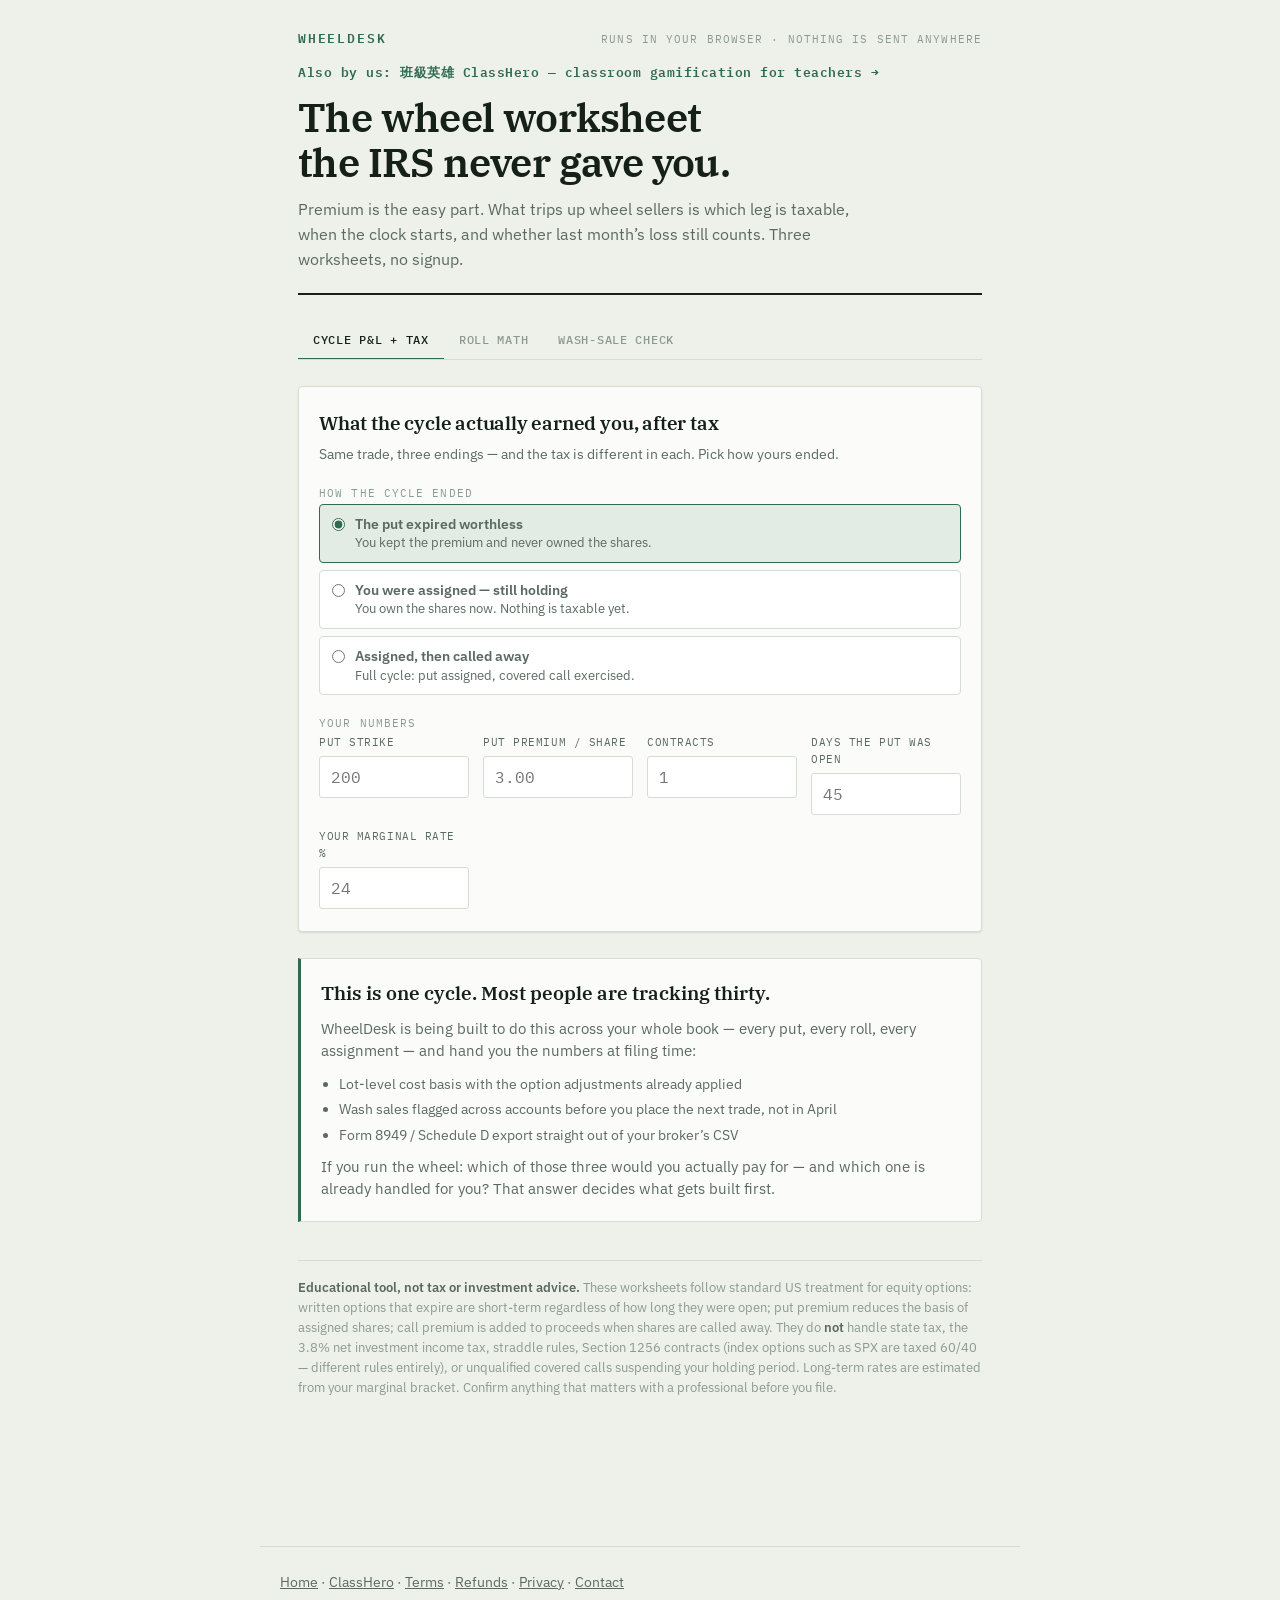
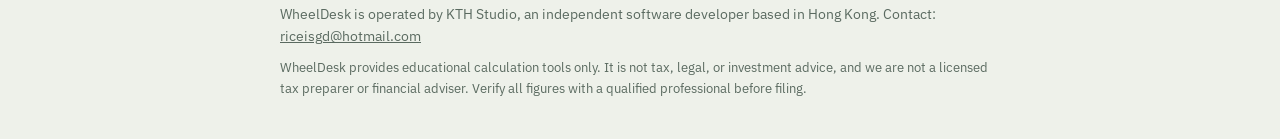
<file: index.html>
<!doctype html>
<html lang="en">
<head>
<meta charset="utf-8">
<meta name="viewport" content="width=device-width, initial-scale=1">
<meta name="description" content="WheelDesk — free calculators for options wheel traders: cost-basis after assignment, holding-period tax treatment, and a wash-sale checker that catches what your 1099-B misses.">
<link rel="canonical" href="https://tzehin86-ui.github.io/">
<meta property="og:title" content="WheelDesk — wheel strategy tax calculator, cost basis &amp; wash sale checker">
<meta property="og:description" content="Free calculators for the options wheel: what the cycle earned after tax, adjusted cost basis after assignment, and a wash-sale checker that catches what your 1099-B misses. Runs in your browser.">
<meta property="og:type" content="website">
<meta property="og:url" content="https://tzehin86-ui.github.io/">
<meta name="twitter:card" content="summary">
<title>WheelDesk — Wheel Strategy Tax &amp; Wash-Sale Calculator</title>
<link rel="preconnect" href="https://fonts.googleapis.com">
<link rel="preconnect" href="https://fonts.gstatic.com" crossorigin>
<link rel="stylesheet" href="https://fonts.googleapis.com/css2?family=IBM+Plex+Mono:wght@400;500;600&family=IBM+Plex+Sans:wght@400;500;600&family=IBM+Plex+Serif:wght@500;600&display=swap">

<style>
/* ---------- tokens: light is the complete set ---------- */
:root{
  --paper:#eef1ea;          /* ledger paper, green-biased neutral */
  --sheet:#fbfcfa;
  --ink:#152019;
  --ink-2:#5a6a60;
  --ink-3:#8b9a90;
  --rule:#d5ddd2;
  --rule-2:#e6ebe2;
  --green:#2f6b4f;          /* accounting green */
  --green-soft:#e2ece5;
  --oxide:#a1381f;          /* form-stamp red, for tax owed */
  --oxide-soft:#f6e6e0;
  --field:#ffffff;
  --shadow:0 1px 0 rgba(21,32,25,.05), 0 1px 3px rgba(21,32,25,.06);
}
@media (prefers-color-scheme: dark){
  :root:not([data-theme="light"]){
    --paper:#0c110e;
    --sheet:#141b16;
    --ink:#e2e9e3;
    --ink-2:#94a49a;
    --ink-3:#6d7d73;
    --rule:#26312a;
    --rule-2:#1d2620;
    --green:#5aa77c;
    --green-soft:#16241c;
    --oxide:#e07e63;
    --oxide-soft:#2a1a15;
    --field:#0f1611;
    --shadow:0 1px 0 rgba(0,0,0,.3), 0 1px 3px rgba(0,0,0,.35);
  }
}
:root[data-theme="dark"]{
  --paper:#0c110e;
  --sheet:#141b16;
  --ink:#e2e9e3;
  --ink-2:#94a49a;
  --ink-3:#6d7d73;
  --rule:#26312a;
  --rule-2:#1d2620;
  --green:#5aa77c;
  --green-soft:#16241c;
  --oxide:#e07e63;
  --oxide-soft:#2a1a15;
  --field:#0f1611;
  --shadow:0 1px 0 rgba(0,0,0,.3), 0 1px 3px rgba(0,0,0,.35);
}

*{box-sizing:border-box}
body{
  margin:0;
  background:var(--paper);
  color:var(--ink);
  font-family:"IBM Plex Sans",-apple-system,BlinkMacSystemFont,"Segoe UI",Roboto,sans-serif;
  font-size:15px;
  line-height:1.55;
  -webkit-font-smoothing:antialiased;
}
.wrap{max-width:720px;margin:0 auto;padding:28px 18px 72px;display:flex;flex-direction:column;gap:26px}

/* ---------- masthead ---------- */
.mast{display:flex;flex-direction:column;gap:12px;padding-bottom:22px;border-bottom:2px solid var(--ink)}
.mast-top{display:flex;align-items:baseline;justify-content:space-between;gap:12px;flex-wrap:wrap}
.mark{
  font-family:"IBM Plex Mono",ui-monospace,monospace;font-weight:600;font-size:13px;
  letter-spacing:.14em;text-transform:uppercase;color:var(--green);
}
.stamp{
  font-family:"IBM Plex Mono",ui-monospace,monospace;font-size:11px;letter-spacing:.1em;
  text-transform:uppercase;color:var(--ink-3);
}
h1{
  font-family:"IBM Plex Serif",Georgia,serif;font-weight:600;
  font-size:clamp(28px,5.4vw,40px);line-height:1.12;letter-spacing:-.015em;
  margin:0;text-wrap:balance;
}
.dek{margin:0;color:var(--ink-2);font-size:16px;max-width:56ch}

/* ---------- tab bar ---------- */
.tabs{display:flex;gap:0;border-bottom:1px solid var(--rule);overflow-x:auto}
.tab{
  flex:0 0 auto;appearance:none;background:none;border:none;cursor:pointer;
  padding:11px 15px;margin-bottom:-1px;
  font-family:"IBM Plex Mono",ui-monospace,monospace;font-size:12px;font-weight:500;
  letter-spacing:.06em;text-transform:uppercase;color:var(--ink-3);
  border-bottom:2px solid transparent;white-space:nowrap;
}
.tab:hover{color:var(--ink-2)}
.tab[aria-selected="true"]{color:var(--ink);border-bottom-color:var(--green)}
.tab:focus-visible{outline:2px solid var(--green);outline-offset:-2px}

/* ---------- worksheet ---------- */
.sheet{
  background:var(--sheet);border:1px solid var(--rule);border-radius:4px;
  box-shadow:var(--shadow);padding:22px 20px;display:flex;flex-direction:column;gap:20px;
}
.sheet-head{display:flex;flex-direction:column;gap:5px}
.sheet-title{
  font-family:"IBM Plex Serif",Georgia,serif;font-size:19px;font-weight:600;margin:0;letter-spacing:-.01em;
}
.sheet-note{margin:0;font-size:13.5px;color:var(--ink-2)}

fieldset{border:none;margin:0;padding:0;display:flex;flex-direction:column;gap:9px}
legend{
  font-family:"IBM Plex Mono",ui-monospace,monospace;font-size:11px;letter-spacing:.1em;
  text-transform:uppercase;color:var(--ink-3);padding:0;margin-bottom:2px;
}
.paths{display:flex;flex-direction:column;gap:7px}
.path{
  display:flex;gap:10px;align-items:flex-start;padding:10px 12px;
  border:1px solid var(--rule);border-radius:4px;cursor:pointer;background:var(--field);
}
.path:hover{border-color:var(--ink-3)}
.path input{margin:3px 0 0;accent-color:var(--green);flex:0 0 auto}
.path b{display:block;font-weight:600;font-size:14px}
.path span{display:block;font-size:12.5px;color:var(--ink-2);line-height:1.4}
.path:has(input:checked){border-color:var(--green);background:var(--green-soft)}
.path:has(input:focus-visible){outline:2px solid var(--green);outline-offset:1px}

.grid{display:grid;grid-template-columns:repeat(auto-fit,minmax(150px,1fr));gap:13px 14px}
.f{display:flex;flex-direction:column;gap:5px}
.f label{
  font-family:"IBM Plex Mono",ui-monospace,monospace;font-size:11px;letter-spacing:.05em;
  text-transform:uppercase;color:var(--ink-2);
}
.f input{
  width:100%;padding:10px 11px;border:1px solid var(--rule);border-radius:3px;
  background:var(--field);color:var(--ink);font-size:16px;
  font-family:"IBM Plex Mono",ui-monospace,monospace;font-variant-numeric:tabular-nums;
}
.f input:focus-visible{outline:2px solid var(--green);outline-offset:-1px;border-color:var(--green)}

/* ---------- results: a numbered worksheet, like the form nobody gave you ---------- */
.result{display:none;flex-direction:column;gap:0;border-top:2px solid var(--ink);padding-top:14px}
.result.on{display:flex}
.line{
  display:grid;grid-template-columns:26px 1fr auto;gap:10px;align-items:baseline;
  padding:8px 0;border-bottom:1px solid var(--rule-2);
}
.line:last-of-type{border-bottom:none}
.ln{
  font-family:"IBM Plex Mono",ui-monospace,monospace;font-size:11px;color:var(--ink-3);
  font-variant-numeric:tabular-nums;
}
.lbl{font-size:14px;color:var(--ink-2)}
.lbl small{display:block;font-size:11.5px;color:var(--ink-3);line-height:1.35}
.val{
  font-family:"IBM Plex Mono",ui-monospace,monospace;font-variant-numeric:tabular-nums;
  font-weight:500;font-size:15px;text-align:right;white-space:nowrap;
}
.line.total{border-top:1px solid var(--rule);border-bottom:none;margin-top:4px;padding-top:12px}
.line.total .lbl{color:var(--ink);font-weight:600;font-size:14px}
.line.total .val{font-size:24px;font-weight:600;letter-spacing:-.02em}
.pos{color:var(--green)} .neg{color:var(--oxide)}

.verdict{
  margin-top:14px;padding:13px 15px;border-left:3px solid var(--green);
  background:var(--green-soft);font-size:14px;border-radius:0 3px 3px 0;
}
.verdict.warn{border-left-color:var(--oxide);background:var(--oxide-soft)}
.verdict b{font-weight:600}
.flag{
  margin-top:9px;padding:11px 13px;border:1px dashed var(--oxide);border-radius:3px;
  font-size:13px;color:var(--ink);background:var(--oxide-soft);
}
.flag strong{
  font-family:"IBM Plex Mono",ui-monospace,monospace;font-size:11px;letter-spacing:.08em;
  text-transform:uppercase;color:var(--oxide);display:block;margin-bottom:3px;
}

/* ---------- closing ---------- */
.cta{
  border:1px solid var(--rule);border-left:3px solid var(--green);border-radius:0 4px 4px 0;
  background:var(--sheet);padding:20px;display:flex;flex-direction:column;gap:9px;
}
.cta h2{font-family:"IBM Plex Serif",Georgia,serif;font-size:19px;margin:0;font-weight:600}
.cta p{margin:0;color:var(--ink-2);font-size:14.5px}
.cta ul{margin:2px 0 0;padding-left:18px;color:var(--ink-2);font-size:14px;display:flex;flex-direction:column;gap:4px}
.foot{
  font-size:12.5px;color:var(--ink-3);line-height:1.6;border-top:1px solid var(--rule);padding-top:16px;
}
.foot b{color:var(--ink-2);font-weight:600}
.hidden{display:none !important}
@media (prefers-reduced-motion:reduce){*{animation:none !important;transition:none !important}}
</style>

<div class="wrap">

  <header class="mast">
    <div class="mast-top">
      <span class="mark">WheelDesk</span>
      <span class="stamp">Runs in your browser · nothing is sent anywhere</span>
    </div>
    <p style="margin:0"><a href="./classhero.html" style="color:var(--green);font-weight:600;text-decoration:none;font-family:'IBM Plex Mono',ui-monospace,monospace;font-size:12.5px;letter-spacing:.04em">Also by us: 班級英雄 ClassHero — classroom gamification for teachers &rarr;</a></p>
    <h1>The wheel worksheet the IRS never gave you.</h1>
    <p class="dek">Premium is the easy part. What trips up wheel sellers is which leg is taxable, when the clock starts, and whether last month&rsquo;s loss still counts. Three worksheets, no signup.</p>
  </header>

  <div class="tabs" role="tablist">
    <button class="tab" role="tab" aria-selected="true" data-panel="p-cycle">Cycle P&amp;L + tax</button>
    <button class="tab" role="tab" aria-selected="false" data-panel="p-roll">Roll math</button>
    <button class="tab" role="tab" aria-selected="false" data-panel="p-wash">Wash-sale check</button>
  </div>

  <!-- ============ 1. CYCLE ============ -->
  <section class="sheet" id="p-cycle" role="tabpanel">
    <div class="sheet-head">
      <h2 class="sheet-title">What the cycle actually earned you, after tax</h2>
      <p class="sheet-note">Same trade, three endings &mdash; and the tax is different in each. Pick how yours ended.</p>
    </div>

    <fieldset>
      <legend>How the cycle ended</legend>
      <div class="paths">
        <label class="path"><input type="radio" name="path" value="expired" checked>
          <span><b>The put expired worthless</b><span>You kept the premium and never owned the shares.</span></span></label>
        <label class="path"><input type="radio" name="path" value="holding">
          <span><b>You were assigned &mdash; still holding</b><span>You own the shares now. Nothing is taxable yet.</span></span></label>
        <label class="path"><input type="radio" name="path" value="full">
          <span><b>Assigned, then called away</b><span>Full cycle: put assigned, covered call exercised.</span></span></label>
      </div>
    </fieldset>

    <fieldset>
      <legend>Your numbers</legend>
      <div class="grid">
        <div class="f"><label for="pk">Put strike</label><input id="pk" type="number" step="any" inputmode="decimal" placeholder="200"></div>
        <div class="f"><label for="pp">Put premium / share</label><input id="pp" type="number" step="any" inputmode="decimal" placeholder="3.00"></div>
        <div class="f cc"><label for="ck">Call strike</label><input id="ck" type="number" step="any" inputmode="decimal" placeholder="210"></div>
        <div class="f cc"><label for="cp">Call premium / share</label><input id="cp" type="number" step="any" inputmode="decimal" placeholder="2.50"></div>
        <div class="f mkt"><label for="mk">Share price today</label><input id="mk" type="number" step="any" inputmode="decimal" placeholder="196"></div>
        <div class="f"><label for="nc">Contracts</label><input id="nc" type="number" step="1" inputmode="numeric" placeholder="1"></div>
        <div class="f"><label for="dd" id="dd_lbl">Days in the trade</label><input id="dd" type="number" step="1" inputmode="numeric" placeholder="45"></div>
        <div class="f"><label for="mr">Your marginal rate %</label><input id="mr" type="number" step="any" inputmode="decimal" placeholder="24"></div>
      </div>
    </fieldset>

    <div class="result" id="cycle_out">
      <div class="line"><span class="ln">1</span><span class="lbl">Premium collected</span><span class="val" id="o_prem">&mdash;</span></div>
      <div class="line" id="row_basis"><span class="ln">2</span><span class="lbl">Cost basis per share<small>Strike minus the put premium &mdash; the premium is not separate income once you&rsquo;re assigned.</small></span><span class="val" id="o_basis">&mdash;</span></div>
      <div class="line" id="row_proceeds"><span class="ln">3</span><span class="lbl">Proceeds per share<small>Call strike plus the call premium.</small></span><span class="val" id="o_proceeds">&mdash;</span></div>
      <div class="line"><span class="ln">4</span><span class="lbl" id="o_gain_lbl">Realized capital gain</span><span class="val" id="o_gain">&mdash;</span></div>
      <div class="line"><span class="ln">5</span><span class="lbl">Holding period</span><span class="val" id="o_hold">&mdash;</span></div>
      <div class="line"><span class="ln">6</span><span class="lbl">Rate applied</span><span class="val" id="o_rate">&mdash;</span></div>
      <div class="line"><span class="ln">7</span><span class="lbl" id="o_tax_lbl">Estimated tax owed</span><span class="val neg" id="o_tax">&mdash;</span></div>
      <div class="line"><span class="ln">8</span><span class="lbl">Annualized return on capital tied up</span><span class="val" id="o_ann">&mdash;</span></div>
      <div class="line total"><span class="ln">9</span><span class="lbl" id="o_net_lbl">Keep after tax</span><span class="val" id="o_net">&mdash;</span></div>
      <div class="verdict" id="o_verdict"></div>
      <div id="o_flags"></div>
    </div>
  </section>

  <!-- ============ 2. ROLL ============ -->
  <section class="sheet hidden" id="p-roll" role="tabpanel">
    <div class="sheet-head">
      <h2 class="sheet-title">Is this roll paying you, or are you paying it?</h2>
      <p class="sheet-note">Closing the old contract and opening the next one are two separate trades. The credit is what you keep; the annualized number is what makes it comparable.</p>
    </div>

    <fieldset>
      <legend>The roll</legend>
      <div class="grid">
        <div class="f"><label for="r_bb">Cost to buy back / share</label><input id="r_bb" type="number" step="any" inputmode="decimal" placeholder="4.20"></div>
        <div class="f"><label for="r_cr">Credit on the new leg / share</label><input id="r_cr" type="number" step="any" inputmode="decimal" placeholder="5.10"></div>
        <div class="f"><label for="r_k">New strike</label><input id="r_k" type="number" step="any" inputmode="decimal" placeholder="195"></div>
        <div class="f"><label for="r_d">Days to the new expiry</label><input id="r_d" type="number" step="1" inputmode="numeric" placeholder="30"></div>
        <div class="f"><label for="r_n">Contracts</label><input id="r_n" type="number" step="1" inputmode="numeric" placeholder="1"></div>
        <div class="f"><label for="r_pc">Premium banked so far / share</label><input id="r_pc" type="number" step="any" inputmode="decimal" placeholder="6.80"></div>
      </div>
    </fieldset>

    <div class="result" id="roll_out">
      <div class="line"><span class="ln">1</span><span class="lbl">Net credit per share</span><span class="val" id="r_ps">&mdash;</span></div>
      <div class="line"><span class="ln">2</span><span class="lbl">Realized now on the close<small>Buying back the old contract closes it today &mdash; that gain or loss lands in this tax year.</small></span><span class="val" id="r_closed">&mdash;</span></div>
      <div class="line"><span class="ln">3</span><span class="lbl">Collateral committed</span><span class="val" id="r_coll">&mdash;</span></div>
      <div class="line"><span class="ln">4</span><span class="lbl">Annualized yield on that collateral</span><span class="val" id="r_ann">&mdash;</span></div>
      <div class="line"><span class="ln">5</span><span class="lbl">Break-even if assigned<small>New strike less every dollar of premium you&rsquo;ve banked on this position.</small></span><span class="val" id="r_be">&mdash;</span></div>
      <div class="line total"><span class="ln">6</span><span class="lbl">Net on the roll</span><span class="val" id="r_net">&mdash;</span></div>
      <div class="verdict" id="r_verdict"></div>
      <div id="r_flags"></div>
    </div>
  </section>

  <!-- ============ 3. WASH SALE ============ -->
  <section class="sheet hidden" id="p-wash" role="tabpanel">
    <div class="sheet-head">
      <h2 class="sheet-title">Does the loss still count this year?</h2>
      <p class="sheet-note">Take a loss, then get back into the same ticker within 30 days &mdash; including by assignment on a new put &mdash; and the loss is deferred, not deleted. It moves into the new lot&rsquo;s basis.</p>
    </div>

    <fieldset>
      <legend>The loss</legend>
      <div class="grid">
        <div class="f"><label for="w_d1">Date you sold at a loss</label><input id="w_d1" type="date"></div>
        <div class="f"><label for="w_amt">Loss amount ($)</label><input id="w_amt" type="number" step="any" inputmode="decimal" placeholder="1400"></div>
        <div class="f"><label for="w_s1">Shares sold</label><input id="w_s1" type="number" step="1" inputmode="numeric" placeholder="100"></div>
      </div>
    </fieldset>

    <fieldset>
      <legend>Getting back in</legend>
      <div class="grid">
        <div class="f"><label for="w_d2">Date you re-acquired</label><input id="w_d2" type="date"></div>
        <div class="f"><label for="w_s2">Shares re-acquired</label><input id="w_s2" type="number" step="1" inputmode="numeric" placeholder="100"></div>
      </div>
      <p class="sheet-note">Assigned on a put counts as re-acquiring &mdash; use the assignment date. So does a buy in your IRA, or your spouse&rsquo;s account.</p>
    </fieldset>

    <div class="result" id="wash_out">
      <div class="line"><span class="ln">1</span><span class="lbl">Wash-sale window</span><span class="val" id="w_win">&mdash;</span></div>
      <div class="line"><span class="ln">2</span><span class="lbl">Days between the two trades</span><span class="val" id="w_gap">&mdash;</span></div>
      <div class="line"><span class="ln">3</span><span class="lbl">Shares matched<small>Only the replaced shares are hit &mdash; a partial buy-back disallows a proportional slice.</small></span><span class="val" id="w_match">&mdash;</span></div>
      <div class="line"><span class="ln">4</span><span class="lbl">Loss you can still deduct this year</span><span class="val pos" id="w_ok">&mdash;</span></div>
      <div class="line total"><span class="ln">5</span><span class="lbl">Loss deferred into the new basis</span><span class="val" id="w_def">&mdash;</span></div>
      <div class="verdict" id="w_verdict"></div>
      <div id="w_flags"></div>
    </div>
  </section>

  <div class="cta">
    <h2>This is one cycle. Most people are tracking thirty.</h2>
    <p>WheelDesk is being built to do this across your whole book &mdash; every put, every roll, every assignment &mdash; and hand you the numbers at filing time:</p>
    <ul>
      <li>Lot-level cost basis with the option adjustments already applied</li>
      <li>Wash sales flagged across accounts before you place the next trade, not in April</li>
      <li>Form 8949 / Schedule D export straight out of your broker&rsquo;s CSV</li>
    </ul>
    <p>If you run the wheel: which of those three would you actually pay for &mdash; and which one is already handled for you? That answer decides what gets built first.</p>
  </div>

  <p class="foot">
    <b>Educational tool, not tax or investment advice.</b> These worksheets follow standard US treatment for equity options: written options that expire are short-term regardless of how long they were open; put premium reduces the basis of assigned shares; call premium is added to proceeds when shares are called away. They do <b>not</b> handle state tax, the 3.8% net investment income tax, straddle rules, Section 1256 contracts (index options such as SPX are taxed 60/40 &mdash; different rules entirely), or unqualified covered calls suspending your holding period. Long-term rates are estimated from your marginal bracket. Confirm anything that matters with a professional before you file.
  </p>

</div>

<script>
(function(){
  "use strict";
  var $ = function(id){ return document.getElementById(id); };
  var num = function(id){ var v = parseFloat($(id).value); return isFinite(v) ? v : 0; };

  var money = function(v, dp){
    var d = dp === undefined ? 0 : dp;
    return (v < 0 ? "−$" : "$") + Math.abs(v).toLocaleString("en-US",{minimumFractionDigits:d, maximumFractionDigits:d});
  };
  var pct = function(v){ return v.toFixed(1) + "%"; };
  var sign = function(el, v){ el.className = "val " + (v < 0 ? "neg" : "pos"); };

  /* Long-term rate estimated from the marginal bracket. Rough by design, and labelled as such. */
  function ltRate(marginal){
    if(!marginal) return 0;
    if(marginal <= 12) return 0;
    if(marginal <= 35) return 15;
    return 20;
  }
  function verdict(el, html, warn){
    el.innerHTML = html;
    el.className = "verdict" + (warn ? " warn" : "");
  }
  function flag(container, title, body){
    var d = document.createElement("div");
    d.className = "flag";
    d.innerHTML = "<strong>" + title + "</strong>" + body;
    container.appendChild(d);
  }

  /* ---------------- tabs ---------------- */
  var tabs = Array.prototype.slice.call(document.querySelectorAll(".tab"));
  tabs.forEach(function(t){
    t.addEventListener("click", function(){
      tabs.forEach(function(x){
        x.setAttribute("aria-selected", String(x === t));
        $(x.getAttribute("data-panel")).classList.toggle("hidden", x !== t);
      });
    });
  });

  /* ---------------- 1. cycle ---------------- */
  var paths = Array.prototype.slice.call(document.querySelectorAll('input[name="path"]'));
  function currentPath(){
    for(var i=0;i<paths.length;i++){ if(paths[i].checked) return paths[i].value; }
    return "expired";
  }

  function syncCycleFields(){
    var p = currentPath();
    document.querySelectorAll("#p-cycle .cc").forEach(function(el){ el.classList.toggle("hidden", p !== "full"); });
    document.querySelectorAll("#p-cycle .mkt").forEach(function(el){ el.classList.toggle("hidden", p !== "holding"); });
    $("dd_lbl").textContent = p === "expired" ? "Days the put was open"
      : p === "holding" ? "Days since assignment" : "Days you held the shares";
    $("row_basis").classList.toggle("hidden", p === "expired");
    $("row_proceeds").classList.toggle("hidden", p !== "full");
  }

  function calcCycle(){
    var p = currentPath();
    var pk = num("pk"), pp = num("pp"), ck = num("ck"), cp = num("cp"), mk = num("mk");
    var n = num("nc") || 1, d = num("dd"), mr = num("mr");
    var sh = 100 * n;
    var out = $("cycle_out"), flags = $("o_flags");
    flags.innerHTML = "";

    var ready = p === "expired" ? (pk > 0 && pp > 0 && d > 0)
              : p === "holding" ? (pk > 0 && pp > 0)
              : (pk > 0 && pp > 0 && ck > 0 && d > 0);
    if(!ready){ out.classList.remove("on"); return; }
    out.classList.add("on");

    var prem = (pp + (p === "full" ? cp : 0)) * sh;
    var basis = pk - pp;
    $("o_prem").textContent = money(prem);
    $("o_prem").className = "val pos";
    $("o_basis").textContent = "$" + basis.toFixed(2);
    $("o_basis").className = "val";

    if(p === "expired"){
      /* A written option that expires is always a short-term gain, however long it was open. */
      var gain = pp * sh;
      var tax = gain * mr / 100;
      var collateral = pk * sh;
      var ann = collateral > 0 && d > 0 ? (gain / collateral) * (365 / d) * 100 : 0;

      $("o_gain_lbl").textContent = "Realized capital gain";
      $("o_gain").textContent = money(gain); sign($("o_gain"), gain);
      $("o_hold").textContent = "Short-term";
      $("o_rate").textContent = mr ? pct(mr) + " ordinary" : "—";
      $("o_tax_lbl").textContent = "Estimated tax owed";
      $("o_tax").textContent = money(tax);
      $("o_tax").className = "val neg";
      $("o_ann").textContent = pct(ann);
      $("o_net_lbl").textContent = "Keep after tax";
      $("o_net").textContent = money(gain - tax); sign($("o_net"), gain - tax);

      verdict($("o_verdict"),
        "Held it " + d + " days, but that doesn't matter here: <b>a written option you let expire is short-term, always</b>. There is no long-term rate on premium. The " +
        money(tax) + " is the part most wheel sellers never set aside.", false);
      if(mr && mr >= 32){
        flag(flags, "Worth checking", "At your bracket the 3.8% net investment income tax may apply on top &mdash; roughly " + money(gain * 0.038) + " more. Not included above.");
      }

    } else if(p === "holding"){
      /* Assignment is not a taxable event. This is the line item people get wrong most often. */
      var unreal = mk > 0 ? (mk - basis) * sh : 0;
      $("o_gain_lbl").textContent = "Realized capital gain";
      $("o_gain").textContent = money(0);
      $("o_gain").className = "val";
      $("o_hold").textContent = d > 365 ? "Long-term so far" : "Short-term so far (" + (d ? 365 - d : 365) + "d to go)";
      $("o_rate").textContent = "n/a — nothing realized";
      $("o_tax_lbl").textContent = "Taxable this year";
      $("o_tax").textContent = money(0);
      $("o_tax").className = "val";
      $("o_ann").textContent = "—";
      $("o_net_lbl").textContent = mk > 0 ? "Unrealized on the shares" : "Taxable this year";
      $("o_net").textContent = mk > 0 ? money(unreal) : money(0);
      sign($("o_net"), mk > 0 ? unreal : 0);

      verdict($("o_verdict"),
        "<b>Assignment is not a taxable event.</b> You owe nothing on that " + money(pp * sh) +
        " of put premium yet &mdash; it disappeared into your basis of $" + basis.toFixed(2) +
        " a share and stays there until you sell. Your broker's 1099-B may still show the raw strike as your basis; that is the error that overstates your gain." +
        (d > 0 && d <= 365 ? " Long-term rates start on day 366 — " + (365 - d) + " days out." : ""), false);
      if(mk > 0 && mk < basis){
        flag(flags, "Sitting on a loss", "You're " + money((basis - mk) * sh) + " under water. If you sell here and get assigned again on a new put within 30 days, that loss is deferred, not deducted — run the wash-sale worksheet before you place it.");
      }

    } else {
      /* Full cycle: put assigned, then called away. */
      var proceeds = ck + cp;
      var g = (proceeds - basis) * sh;
      var lt = d > 365;
      var rate = lt ? ltRate(mr) : mr;
      /* A loss isn't taxed — it offsets other gains, so it's worth the same rate back to you. */
      var t2 = g * rate / 100;
      var cap = basis * sh;
      var ann2 = cap > 0 && d > 0 ? (g / cap) * (365 / d) * 100 : 0;

      $("o_proceeds").textContent = "$" + proceeds.toFixed(2);
      $("o_proceeds").className = "val";
      $("o_gain_lbl").textContent = "Realized capital gain";
      $("o_gain").textContent = money(g); sign($("o_gain"), g);
      $("o_hold").textContent = lt ? "Long-term (>1 yr)" : "Short-term";
      $("o_rate").textContent = !mr ? "—" : lt ? pct(rate) + " long-term (est.)" : pct(rate) + " ordinary";
      $("o_tax_lbl").textContent = g >= 0 ? "Estimated tax owed" : "Tax the loss saves you";
      $("o_tax").textContent = money(Math.abs(t2));
      $("o_tax").className = "val " + (g >= 0 ? "neg" : "pos");
      $("o_ann").textContent = pct(ann2);
      $("o_net_lbl").textContent = g >= 0 ? "Keep after tax" : "Net loss, after the offset";
      $("o_net").textContent = money(g - t2); sign($("o_net"), g - t2);

      if(g >= 0){
        verdict($("o_verdict"),
          "One gain of " + money(g) + ", not two. The " + money(prem) + " of premium isn't taxed separately &mdash; the put premium came off your basis, the call premium went onto your proceeds, and this single line is what reaches Schedule D." +
          (lt ? " Over a year, so it's taxed at the long-term rate." : " Under a year, so it's ordinary income at your full marginal rate."), false);
      } else {
        verdict($("o_verdict"),
          "The cycle closed at a loss of " + money(-g) + " even though you collected " + money(prem) +
          " in premium. Premium doesn't stop the shares from falling." +
          (rate ? " The loss isn't wasted &mdash; it offsets other gains, so it's worth about " + money(-t2) +
          " back to you, and up to $3,000 a year can go against ordinary income." : ""), true);
        flag(flags, "Check before your next trade",
          "Sell another put on this ticker and get assigned within 30 days and this " + money(-g) +
          " loss is disallowed for the year — it shifts into the new lot's basis. Run the wash-sale worksheet.");
      }
      if(ck < pk){
        flag(flags, "Unqualified covered call risk",
          "You wrote the call below your put strike, so it was likely in the money when sold. Deep-in-the-money covered calls are <em>unqualified</em>: they suspend the holding-period clock on your shares, which can knock a long-term gain back to short-term.");
      }
      if(ck < basis){
        flag(flags, "Called away below basis",
          "The call strike is under your $" + basis.toFixed(2) + " basis, so assignment locks in a loss no matter how much premium you collected.");
      }
    }
  }

  ["pk","pp","ck","cp","mk","nc","dd","mr"].forEach(function(id){ $(id).addEventListener("input", calcCycle); });
  paths.forEach(function(r){ r.addEventListener("change", function(){ syncCycleFields(); calcCycle(); }); });
  syncCycleFields();

  /* ---------------- 2. roll ---------------- */
  function calcRoll(){
    var bb = num("r_bb"), cr = num("r_cr"), k = num("r_k"), d = num("r_d"), n = num("r_n") || 1, banked = num("r_pc");
    var out = $("roll_out"), flags = $("r_flags");
    flags.innerHTML = "";
    if(!(k > 0 && d > 0 && (bb > 0 || cr > 0))){ out.classList.remove("on"); return; }
    out.classList.add("on");

    var sh = 100 * n;
    var ps = cr - bb;
    var net = ps * sh;
    var coll = k * sh;
    var ann = (ps / k) * (365 / d) * 100;
    var be = k - banked - cr;

    $("r_ps").textContent = "$" + ps.toFixed(2); sign($("r_ps"), ps);
    $("r_closed").textContent = money(-bb * sh, 0);
    $("r_closed").className = "val neg";
    $("r_coll").textContent = money(coll);
    $("r_coll").className = "val";
    $("r_ann").textContent = pct(ann); sign($("r_ann"), ann);
    $("r_be").textContent = "$" + be.toFixed(2);
    $("r_be").className = "val";
    $("r_net").textContent = money(net); sign($("r_net"), net);

    if(net >= 0){
      verdict($("r_verdict"),
        "<b>Net credit.</b> You're paid " + money(net) + " to push the deadline out " + d + " days &mdash; " + pct(ann) +
        " annualized on the " + money(coll) + " you're tying up. That's the number to compare against just taking assignment and writing calls instead.", false);
    } else {
      verdict($("r_verdict"),
        "<b>Net debit.</b> This roll costs you " + money(-net) + ". You're paying to avoid assignment, not earning. Worth it only if you'd rather not own the shares at $" +
        k.toFixed(2) + " &mdash; otherwise taking assignment and selling calls is the cheaper path.", true);
    }
    flag(flags, "Tax note",
      "The buy-back closes the old contract today, so its gain or loss is realized in this tax year even though the position feels continuous. If you closed it at a loss and the new contract is close in strike and expiry, that loss can be caught by the wash-sale rule and pushed into the new position.");
  }
  ["r_bb","r_cr","r_k","r_d","r_n","r_pc"].forEach(function(id){ $(id).addEventListener("input", calcRoll); });

  /* ---------------- 3. wash sale ---------------- */
  function parseDay(v){
    if(!v) return null;
    var p = v.split("-");
    if(p.length !== 3) return null;
    var dt = new Date(Date.UTC(+p[0], +p[1] - 1, +p[2]));
    return isNaN(dt.getTime()) ? null : dt;
  }
  function fmtDay(dt){
    return dt.toLocaleDateString("en-US", { month:"short", day:"numeric", year:"numeric", timeZone:"UTC" });
  }
  function shift(dt, days){ return new Date(dt.getTime() + days * 86400000); }

  function calcWash(){
    var d1 = parseDay($("w_d1").value), d2 = parseDay($("w_d2").value);
    var amt = num("w_amt"), s1 = num("w_s1"), s2 = num("w_s2");
    var out = $("wash_out"), flags = $("w_flags");
    flags.innerHTML = "";
    if(!d1 || !d2 || amt <= 0 || s1 <= 0){ out.classList.remove("on"); return; }
    out.classList.add("on");

    var gap = Math.round((d2.getTime() - d1.getTime()) / 86400000);
    var inWindow = Math.abs(gap) <= 30;
    var matched = Math.min(s2 > 0 ? s2 : s1, s1);
    var deferred = inWindow ? amt * (matched / s1) : 0;
    var deductible = amt - deferred;

    $("w_win").textContent = fmtDay(shift(d1, -30)) + " – " + fmtDay(shift(d1, 30));
    $("w_win").className = "val";
    $("w_gap").textContent = (gap === 0 ? "same day" : Math.abs(gap) + " days " + (gap > 0 ? "after" : "before"));
    $("w_gap").className = "val " + (inWindow ? "neg" : "pos");
    $("w_match").textContent = inWindow ? matched.toLocaleString("en-US") + " of " + s1.toLocaleString("en-US") : "0 of " + s1.toLocaleString("en-US");
    $("w_match").className = "val";
    $("w_ok").textContent = money(deductible);
    $("w_ok").className = "val pos";
    $("w_def").textContent = money(deferred);
    sign($("w_def"), deferred > 0 ? -1 : 1);

    if(!inWindow){
      verdict($("w_verdict"),
        "<b>Clear.</b> You got back in " + Math.abs(gap) + " days " + (gap > 0 ? "after" : "before") +
        " the loss &mdash; outside the 61-day window &mdash; so the full " + money(amt) + " is deductible this year.", false);
    } else {
      verdict($("w_verdict"),
        "<b>Wash sale.</b> " + money(deferred) + " of the loss is disallowed for this year. It isn't lost: it's added to the cost basis of the replacement shares, and your holding period on them starts back at the original purchase date. You get the deduction when you finally sell those and stay out for 31 days." +
        (deductible > 0 ? " The other " + money(deductible) + " still counts now, because you only replaced " + matched + " of " + s1 + " shares." : ""), true);
      flag(flags, "The part brokers miss",
        "Your 1099-B only reports wash sales inside that one account. Re-buying in an IRA, in a second brokerage, or in your spouse's account is still a wash sale &mdash; and the IRA version is permanent: the basis adjustment has nowhere to live, so that loss is gone for good.");
    }
  }
  ["w_d1","w_d2","w_amt","w_s1","w_s2"].forEach(function(id){
    $(id).addEventListener("input", calcWash);
    $(id).addEventListener("change", calcWash);
  });
})();
</script>
<footer style="max-width:760px;margin:64px auto 40px;padding:24px 20px 0;border-top:1px solid var(--rule,#d5ddd2);font:400 14px/1.6 'IBM Plex Sans',system-ui,sans-serif;color:var(--ink-2,#5a6a60)">
  <p style="margin:0 0 10px">
    <a href="./" style="color:inherit">Home</a> &middot;
    <a href="./classhero.html" style="color:inherit">ClassHero</a> &middot;
    <a href="./terms.html" style="color:inherit">Terms</a> &middot;
    <a href="./refunds.html" style="color:inherit">Refunds</a> &middot;
    <a href="./privacy.html" style="color:inherit">Privacy</a> &middot;
    <a href="./contact.html" style="color:inherit">Contact</a>
  </p>
  <p style="margin:0">WheelDesk is operated by KTH Studio, an independent software developer based in Hong Kong. Contact: <a href="mailto:riceisgd@hotmail.com" style="color:inherit">riceisgd@hotmail.com</a></p>
  <p style="margin:10px 0 0;font-size:13px">WheelDesk provides educational calculation tools only. It is not tax, legal, or investment advice, and we are not a licensed tax preparer or financial adviser. Verify all figures with a qualified professional before filing.</p>
</footer>
</body>
</html>
</file>
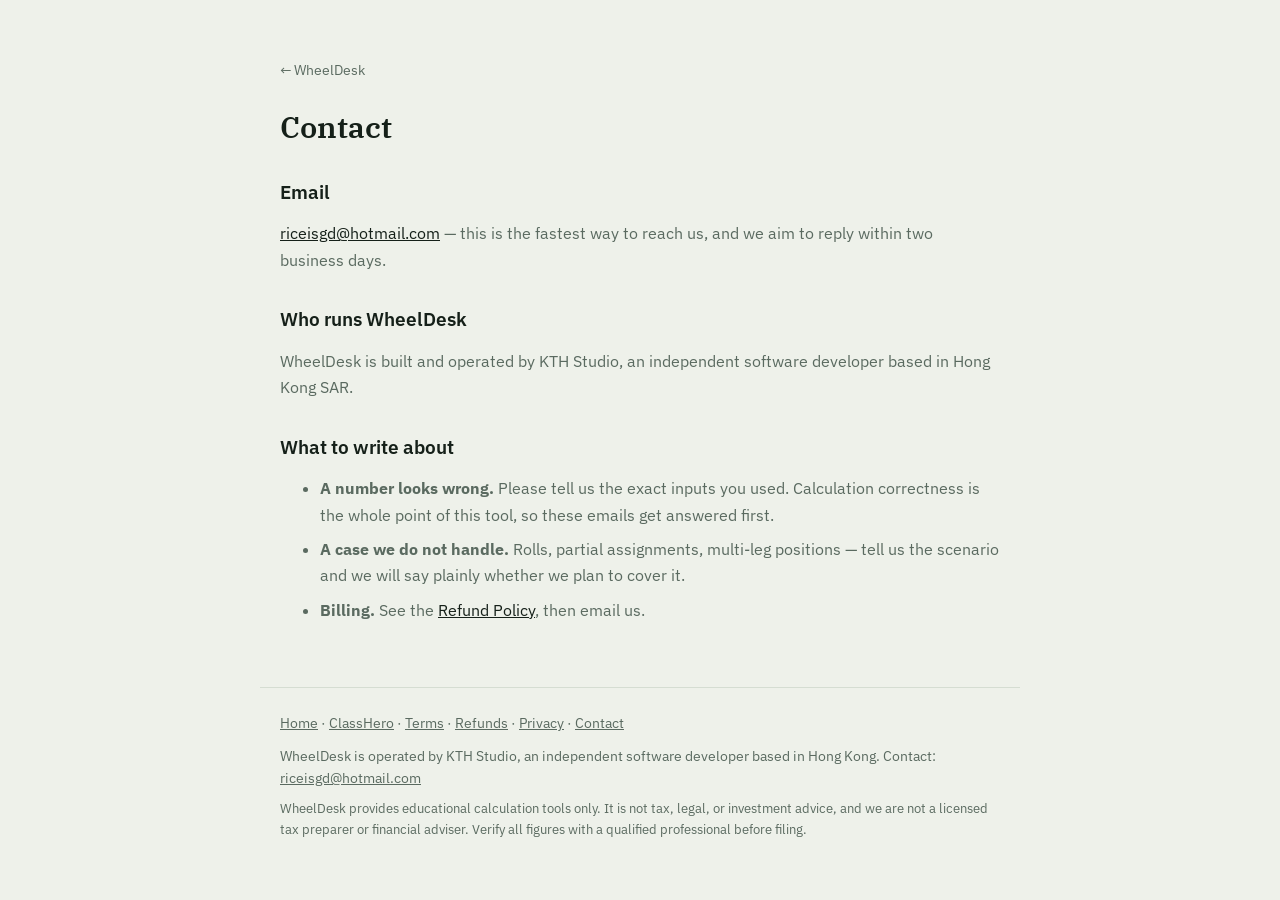
<file: contact.html>
<!doctype html>
<html lang="en">
<head>
<meta charset="utf-8">
<meta name="viewport" content="width=device-width, initial-scale=1">
<link rel="preconnect" href="https://fonts.googleapis.com">
<link rel="preconnect" href="https://fonts.gstatic.com" crossorigin>
<link rel="stylesheet" href="https://fonts.googleapis.com/css2?family=IBM+Plex+Sans:wght@400;500;600&family=IBM+Plex+Serif:wght@500;600&display=swap">
<style>
:root{--paper:#eef1ea;--sheet:#fbfcfa;--ink:#152019;--ink-2:#5a6a60;--rule:#d5ddd2}
@media (prefers-color-scheme: dark){:root:not([data-theme="light"]){--paper:#0c110e;--sheet:#141b16;--ink:#e2e9e3;--ink-2:#9aa89f;--rule:#26312a}}
:root[data-theme="dark"]{--paper:#0c110e;--sheet:#141b16;--ink:#e2e9e3;--ink-2:#9aa89f;--rule:#26312a}
*{box-sizing:border-box}
body{margin:0;background:var(--paper);color:var(--ink);font:400 16px/1.65 'IBM Plex Sans',system-ui,-apple-system,sans-serif}
main{max-width:760px;margin:0 auto;padding:56px 20px 0}
h1{font:600 30px/1.25 'IBM Plex Serif',Georgia,serif;margin:0 0 6px}
h2{font:600 19px/1.3 'IBM Plex Sans',sans-serif;margin:34px 0 10px}
p,li{color:var(--ink-2)}
li{margin:0 0 8px}
a{color:var(--ink)}
.updated{font-size:14px;color:var(--ink-2);margin:0 0 8px}
.back{display:inline-block;margin-bottom:26px;font-size:14px;color:var(--ink-2);text-decoration:none}
.back:hover{text-decoration:underline}
</style>
<link rel="canonical" href="https://tzehin86-ui.github.io/contact.html">
<meta property="og:title" content="Contact — WheelDesk">
<meta property="og:description" content="Contact WheelDesk about a calculation that looks wrong, an unhandled scenario, or billing.">
<meta property="og:type" content="website">
<meta property="og:url" content="https://tzehin86-ui.github.io/contact.html">
<meta name="twitter:card" content="summary">
<meta name="description" content="Contact WheelDesk about a calculation that looks wrong, an unhandled scenario, or billing.">
<title>Contact — WheelDesk</title>
</head>
<body>
<main>
<a class="back" href="./">&larr; WheelDesk</a>
<h1>Contact</h1>

<h2>Email</h2>
<p><a href="mailto:riceisgd@hotmail.com">riceisgd@hotmail.com</a> &mdash; this is the fastest way to reach us, and we aim to reply within two business days.</p>

<h2>Who runs WheelDesk</h2>
<p>WheelDesk is built and operated by KTH Studio, an independent software developer based in Hong Kong SAR.</p>

<h2>What to write about</h2>
<ul>
<li><strong>A number looks wrong.</strong> Please tell us the exact inputs you used. Calculation correctness is the whole point of this tool, so these emails get answered first.</li>
<li><strong>A case we do not handle.</strong> Rolls, partial assignments, multi-leg positions &mdash; tell us the scenario and we will say plainly whether we plan to cover it.</li>
<li><strong>Billing.</strong> See the <a href="./refunds.html">Refund Policy</a>, then email us.</li>
</ul>
</main>
<footer style="max-width:760px;margin:64px auto 40px;padding:24px 20px 0;border-top:1px solid var(--rule,#d5ddd2);font:400 14px/1.6 'IBM Plex Sans',system-ui,sans-serif;color:var(--ink-2,#5a6a60)">
  <p style="margin:0 0 10px">
    <a href="./" style="color:inherit">Home</a> &middot;
    <a href="./classhero.html" style="color:inherit">ClassHero</a> &middot;
    <a href="./terms.html" style="color:inherit">Terms</a> &middot;
    <a href="./refunds.html" style="color:inherit">Refunds</a> &middot;
    <a href="./privacy.html" style="color:inherit">Privacy</a> &middot;
    <a href="./contact.html" style="color:inherit">Contact</a>
  </p>
  <p style="margin:0">WheelDesk is operated by KTH Studio, an independent software developer based in Hong Kong. Contact: <a href="mailto:riceisgd@hotmail.com" style="color:inherit">riceisgd@hotmail.com</a></p>
  <p style="margin:10px 0 0;font-size:13px">WheelDesk provides educational calculation tools only. It is not tax, legal, or investment advice, and we are not a licensed tax preparer or financial adviser. Verify all figures with a qualified professional before filing.</p>
</footer>
</body>
</html>
</file>
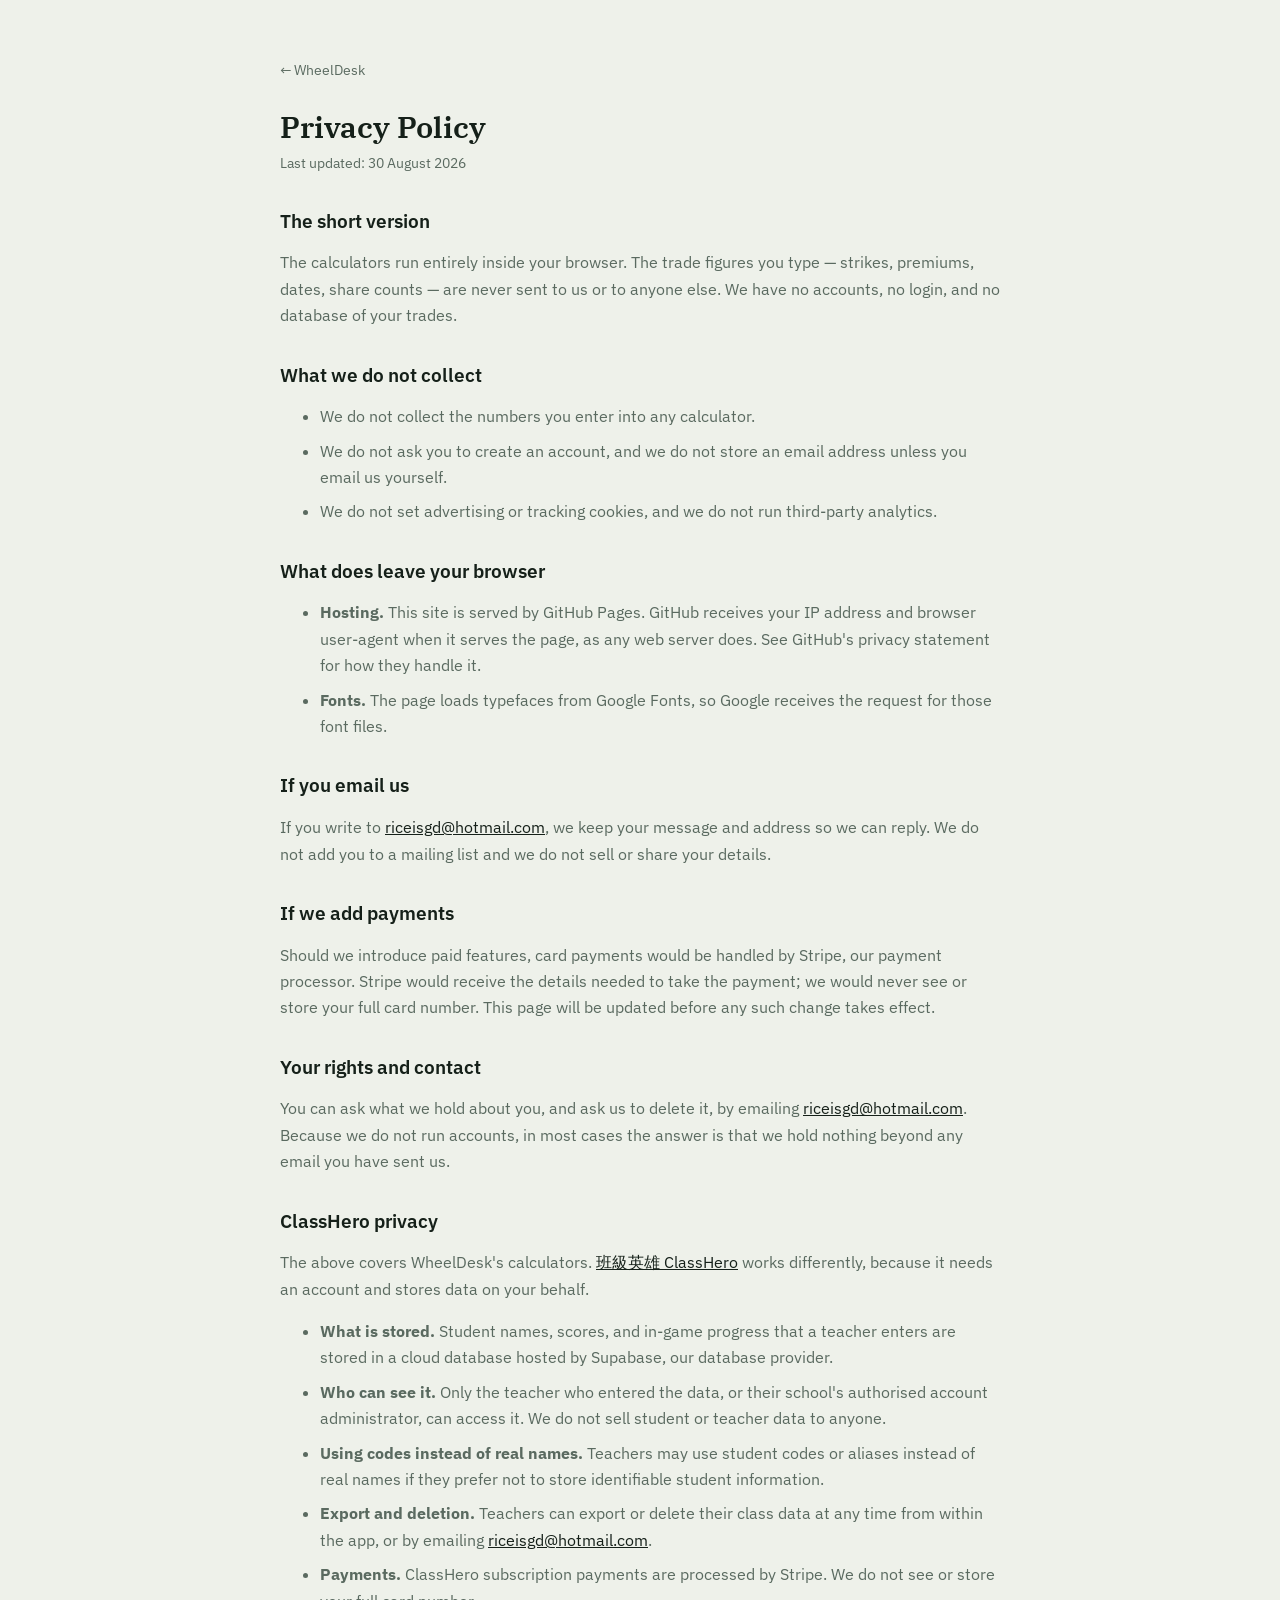
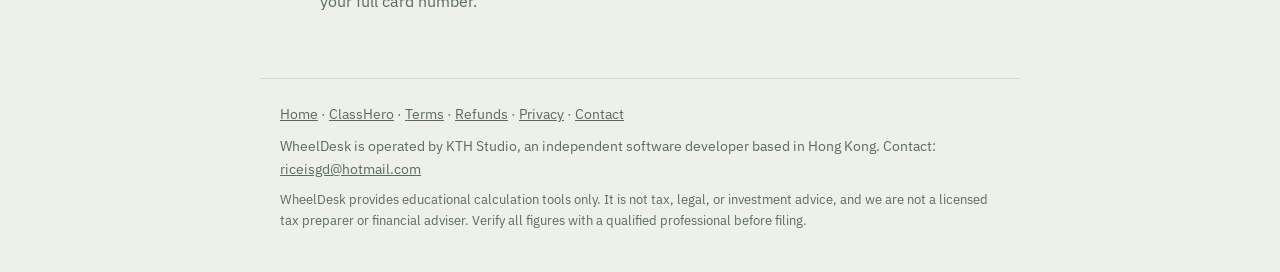
<file: privacy.html>
<!doctype html>
<html lang="en">
<head>
<meta charset="utf-8">
<meta name="viewport" content="width=device-width, initial-scale=1">
<link rel="preconnect" href="https://fonts.googleapis.com">
<link rel="preconnect" href="https://fonts.gstatic.com" crossorigin>
<link rel="stylesheet" href="https://fonts.googleapis.com/css2?family=IBM+Plex+Sans:wght@400;500;600&family=IBM+Plex+Serif:wght@500;600&display=swap">
<style>
:root{--paper:#eef1ea;--sheet:#fbfcfa;--ink:#152019;--ink-2:#5a6a60;--rule:#d5ddd2}
@media (prefers-color-scheme: dark){:root:not([data-theme="light"]){--paper:#0c110e;--sheet:#141b16;--ink:#e2e9e3;--ink-2:#9aa89f;--rule:#26312a}}
:root[data-theme="dark"]{--paper:#0c110e;--sheet:#141b16;--ink:#e2e9e3;--ink-2:#9aa89f;--rule:#26312a}
*{box-sizing:border-box}
body{margin:0;background:var(--paper);color:var(--ink);font:400 16px/1.65 'IBM Plex Sans',system-ui,-apple-system,sans-serif}
main{max-width:760px;margin:0 auto;padding:56px 20px 0}
h1{font:600 30px/1.25 'IBM Plex Serif',Georgia,serif;margin:0 0 6px}
h2{font:600 19px/1.3 'IBM Plex Sans',sans-serif;margin:34px 0 10px}
p,li{color:var(--ink-2)}
li{margin:0 0 8px}
a{color:var(--ink)}
.updated{font-size:14px;color:var(--ink-2);margin:0 0 8px}
.back{display:inline-block;margin-bottom:26px;font-size:14px;color:var(--ink-2);text-decoration:none}
.back:hover{text-decoration:underline}
</style>
<link rel="canonical" href="https://tzehin86-ui.github.io/privacy.html">
<meta property="og:title" content="Privacy Policy — WheelDesk">
<meta property="og:description" content="WheelDesk privacy policy: calculators run in your browser; the trade figures you type are never sent to us.">
<meta property="og:type" content="website">
<meta property="og:url" content="https://tzehin86-ui.github.io/privacy.html">
<meta name="twitter:card" content="summary">
<meta name="description" content="WheelDesk privacy policy: calculators run in your browser; the trade figures you type are never sent to us.">
<title>Privacy Policy — WheelDesk</title>
</head>
<body>
<main>
<a class="back" href="./">&larr; WheelDesk</a>
<h1>Privacy Policy</h1>
<p class="updated">Last updated: 30 August 2026</p>

<h2>The short version</h2>
<p>The calculators run entirely inside your browser. The trade figures you type &mdash; strikes, premiums, dates, share counts &mdash; are never sent to us or to anyone else. We have no accounts, no login, and no database of your trades.</p>

<h2>What we do not collect</h2>
<ul>
<li>We do not collect the numbers you enter into any calculator.</li>
<li>We do not ask you to create an account, and we do not store an email address unless you email us yourself.</li>
<li>We do not set advertising or tracking cookies, and we do not run third-party analytics.</li>
</ul>

<h2>What does leave your browser</h2>
<ul>
<li><strong>Hosting.</strong> This site is served by GitHub Pages. GitHub receives your IP address and browser user-agent when it serves the page, as any web server does. See GitHub's privacy statement for how they handle it.</li>
<li><strong>Fonts.</strong> The page loads typefaces from Google Fonts, so Google receives the request for those font files.</li>
</ul>

<h2>If you email us</h2>
<p>If you write to <a href="mailto:riceisgd@hotmail.com">riceisgd@hotmail.com</a>, we keep your message and address so we can reply. We do not add you to a mailing list and we do not sell or share your details.</p>

<h2>If we add payments</h2>
<p>Should we introduce paid features, card payments would be handled by Stripe, our payment processor. Stripe would receive the details needed to take the payment; we would never see or store your full card number. This page will be updated before any such change takes effect.</p>

<h2>Your rights and contact</h2>
<p>You can ask what we hold about you, and ask us to delete it, by emailing <a href="mailto:riceisgd@hotmail.com">riceisgd@hotmail.com</a>. Because we do not run accounts, in most cases the answer is that we hold nothing beyond any email you have sent us.</p>

<h2>ClassHero privacy</h2>
<p>The above covers WheelDesk's calculators. <a href="./classhero.html">班級英雄 ClassHero</a> works differently, because it needs an account and stores data on your behalf.</p>
<ul>
<li><strong>What is stored.</strong> Student names, scores, and in-game progress that a teacher enters are stored in a cloud database hosted by Supabase, our database provider.</li>
<li><strong>Who can see it.</strong> Only the teacher who entered the data, or their school's authorised account administrator, can access it. We do not sell student or teacher data to anyone.</li>
<li><strong>Using codes instead of real names.</strong> Teachers may use student codes or aliases instead of real names if they prefer not to store identifiable student information.</li>
<li><strong>Export and deletion.</strong> Teachers can export or delete their class data at any time from within the app, or by emailing <a href="mailto:riceisgd@hotmail.com">riceisgd@hotmail.com</a>.</li>
<li><strong>Payments.</strong> ClassHero subscription payments are processed by Stripe. We do not see or store your full card number.</li>
</ul>
</main>
<footer style="max-width:760px;margin:64px auto 40px;padding:24px 20px 0;border-top:1px solid var(--rule,#d5ddd2);font:400 14px/1.6 'IBM Plex Sans',system-ui,sans-serif;color:var(--ink-2,#5a6a60)">
  <p style="margin:0 0 10px">
    <a href="./" style="color:inherit">Home</a> &middot;
    <a href="./classhero.html" style="color:inherit">ClassHero</a> &middot;
    <a href="./terms.html" style="color:inherit">Terms</a> &middot;
    <a href="./refunds.html" style="color:inherit">Refunds</a> &middot;
    <a href="./privacy.html" style="color:inherit">Privacy</a> &middot;
    <a href="./contact.html" style="color:inherit">Contact</a>
  </p>
  <p style="margin:0">WheelDesk is operated by KTH Studio, an independent software developer based in Hong Kong. Contact: <a href="mailto:riceisgd@hotmail.com" style="color:inherit">riceisgd@hotmail.com</a></p>
  <p style="margin:10px 0 0;font-size:13px">WheelDesk provides educational calculation tools only. It is not tax, legal, or investment advice, and we are not a licensed tax preparer or financial adviser. Verify all figures with a qualified professional before filing.</p>
</footer>
</body>
</html>
</file>
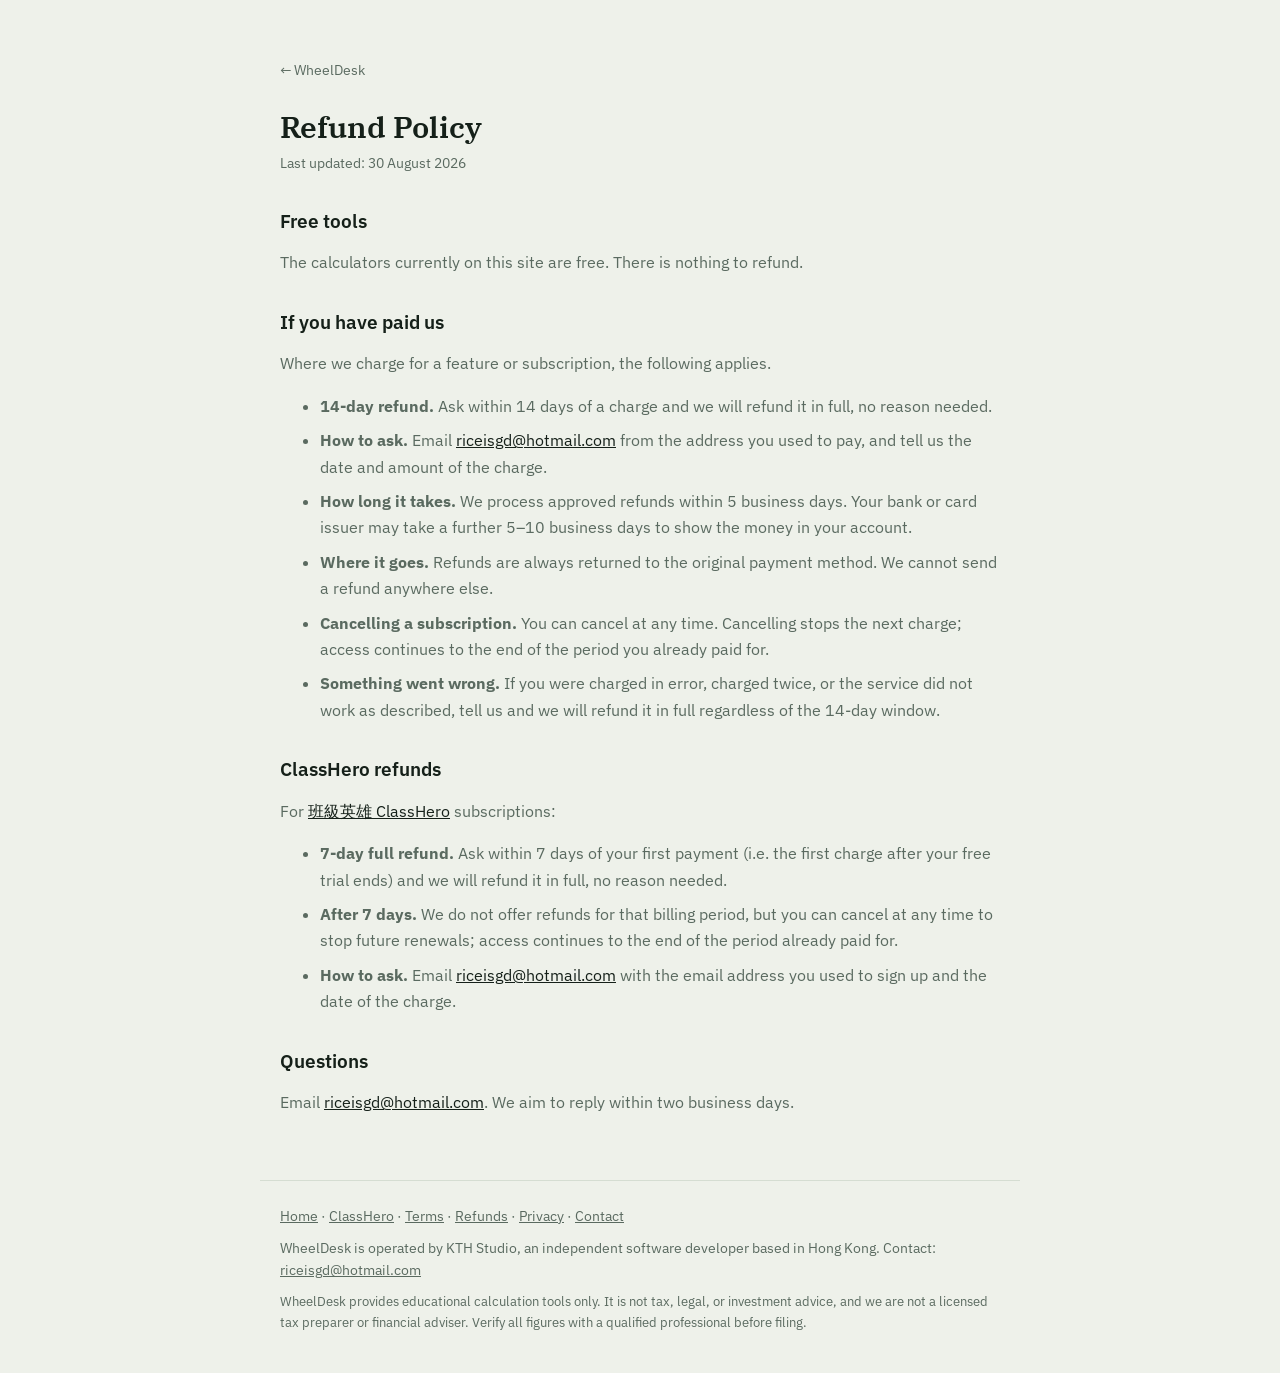
<file: refunds.html>
<!doctype html>
<html lang="en">
<head>
<meta charset="utf-8">
<meta name="viewport" content="width=device-width, initial-scale=1">
<link rel="preconnect" href="https://fonts.googleapis.com">
<link rel="preconnect" href="https://fonts.gstatic.com" crossorigin>
<link rel="stylesheet" href="https://fonts.googleapis.com/css2?family=IBM+Plex+Sans:wght@400;500;600&family=IBM+Plex+Serif:wght@500;600&display=swap">
<style>
:root{--paper:#eef1ea;--sheet:#fbfcfa;--ink:#152019;--ink-2:#5a6a60;--rule:#d5ddd2}
@media (prefers-color-scheme: dark){:root:not([data-theme="light"]){--paper:#0c110e;--sheet:#141b16;--ink:#e2e9e3;--ink-2:#9aa89f;--rule:#26312a}}
:root[data-theme="dark"]{--paper:#0c110e;--sheet:#141b16;--ink:#e2e9e3;--ink-2:#9aa89f;--rule:#26312a}
*{box-sizing:border-box}
body{margin:0;background:var(--paper);color:var(--ink);font:400 16px/1.65 'IBM Plex Sans',system-ui,-apple-system,sans-serif}
main{max-width:760px;margin:0 auto;padding:56px 20px 0}
h1{font:600 30px/1.25 'IBM Plex Serif',Georgia,serif;margin:0 0 6px}
h2{font:600 19px/1.3 'IBM Plex Sans',sans-serif;margin:34px 0 10px}
p,li{color:var(--ink-2)}
li{margin:0 0 8px}
a{color:var(--ink)}
.updated{font-size:14px;color:var(--ink-2);margin:0 0 8px}
.back{display:inline-block;margin-bottom:26px;font-size:14px;color:var(--ink-2);text-decoration:none}
.back:hover{text-decoration:underline}
</style>
<link rel="canonical" href="https://tzehin86-ui.github.io/refunds.html">
<meta property="og:title" content="Refund Policy — WheelDesk">
<meta property="og:description" content="Refund policy for WheelDesk: 14-day full refund, returned to the original payment method.">
<meta property="og:type" content="website">
<meta property="og:url" content="https://tzehin86-ui.github.io/refunds.html">
<meta name="twitter:card" content="summary">
<meta name="description" content="Refund policy for WheelDesk: 14-day full refund, returned to the original payment method.">
<title>Refund Policy — WheelDesk</title>
</head>
<body>
<main>
<a class="back" href="./">&larr; WheelDesk</a>
<h1>Refund Policy</h1>
<p class="updated">Last updated: 30 August 2026</p>

<h2>Free tools</h2>
<p>The calculators currently on this site are free. There is nothing to refund.</p>

<h2>If you have paid us</h2>
<p>Where we charge for a feature or subscription, the following applies.</p>
<ul>
<li><strong>14-day refund.</strong> Ask within 14 days of a charge and we will refund it in full, no reason needed.</li>
<li><strong>How to ask.</strong> Email <a href="mailto:riceisgd@hotmail.com">riceisgd@hotmail.com</a> from the address you used to pay, and tell us the date and amount of the charge.</li>
<li><strong>How long it takes.</strong> We process approved refunds within 5 business days. Your bank or card issuer may take a further 5&ndash;10 business days to show the money in your account.</li>
<li><strong>Where it goes.</strong> Refunds are always returned to the original payment method. We cannot send a refund anywhere else.</li>
<li><strong>Cancelling a subscription.</strong> You can cancel at any time. Cancelling stops the next charge; access continues to the end of the period you already paid for.</li>
<li><strong>Something went wrong.</strong> If you were charged in error, charged twice, or the service did not work as described, tell us and we will refund it in full regardless of the 14-day window.</li>
</ul>

<h2>ClassHero refunds</h2>
<p>For <a href="./classhero.html">班級英雄 ClassHero</a> subscriptions:</p>
<ul>
<li><strong>7-day full refund.</strong> Ask within 7 days of your first payment (i.e. the first charge after your free trial ends) and we will refund it in full, no reason needed.</li>
<li><strong>After 7 days.</strong> We do not offer refunds for that billing period, but you can cancel at any time to stop future renewals; access continues to the end of the period already paid for.</li>
<li><strong>How to ask.</strong> Email <a href="mailto:riceisgd@hotmail.com">riceisgd@hotmail.com</a> with the email address you used to sign up and the date of the charge.</li>
</ul>

<h2>Questions</h2>
<p>Email <a href="mailto:riceisgd@hotmail.com">riceisgd@hotmail.com</a>. We aim to reply within two business days.</p>
</main>
<footer style="max-width:760px;margin:64px auto 40px;padding:24px 20px 0;border-top:1px solid var(--rule,#d5ddd2);font:400 14px/1.6 'IBM Plex Sans',system-ui,sans-serif;color:var(--ink-2,#5a6a60)">
  <p style="margin:0 0 10px">
    <a href="./" style="color:inherit">Home</a> &middot;
    <a href="./classhero.html" style="color:inherit">ClassHero</a> &middot;
    <a href="./terms.html" style="color:inherit">Terms</a> &middot;
    <a href="./refunds.html" style="color:inherit">Refunds</a> &middot;
    <a href="./privacy.html" style="color:inherit">Privacy</a> &middot;
    <a href="./contact.html" style="color:inherit">Contact</a>
  </p>
  <p style="margin:0">WheelDesk is operated by KTH Studio, an independent software developer based in Hong Kong. Contact: <a href="mailto:riceisgd@hotmail.com" style="color:inherit">riceisgd@hotmail.com</a></p>
  <p style="margin:10px 0 0;font-size:13px">WheelDesk provides educational calculation tools only. It is not tax, legal, or investment advice, and we are not a licensed tax preparer or financial adviser. Verify all figures with a qualified professional before filing.</p>
</footer>
</body>
</html>
</file>
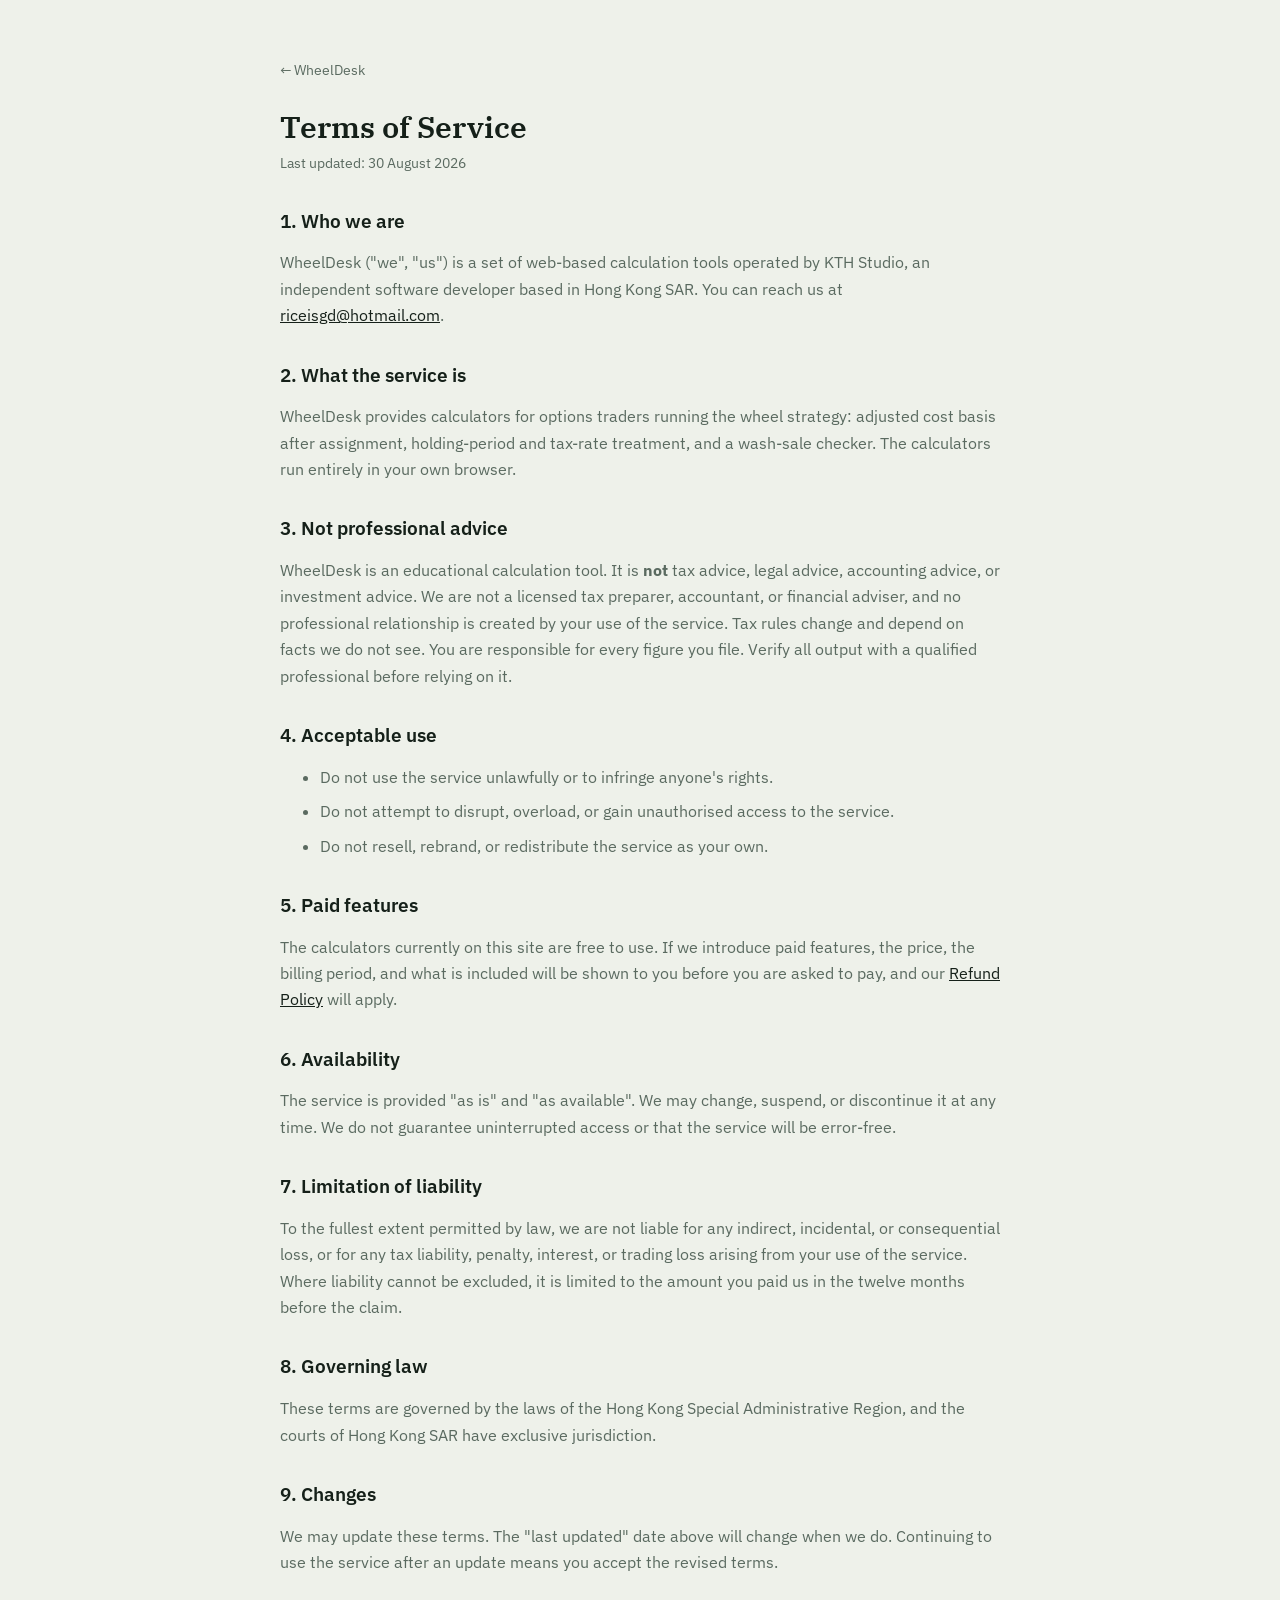
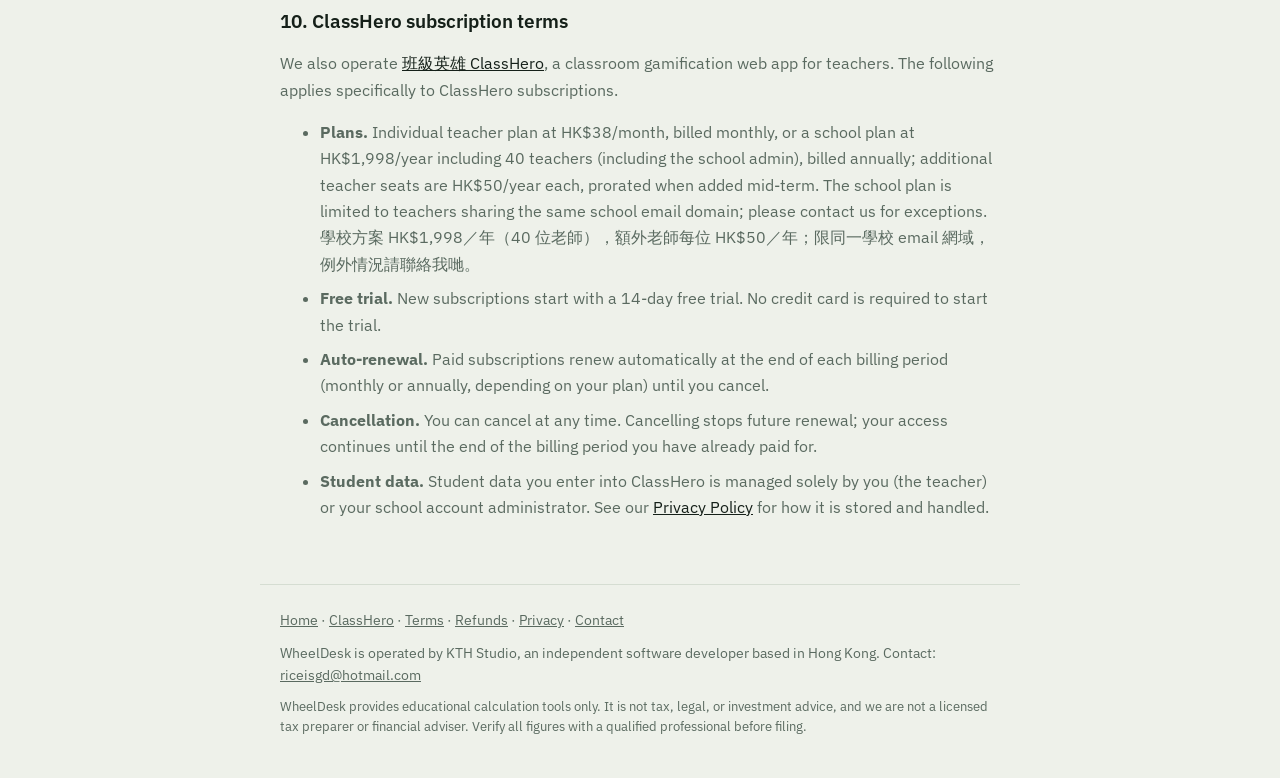
<file: terms.html>
<!doctype html>
<html lang="en">
<head>
<meta charset="utf-8">
<meta name="viewport" content="width=device-width, initial-scale=1">
<link rel="preconnect" href="https://fonts.googleapis.com">
<link rel="preconnect" href="https://fonts.gstatic.com" crossorigin>
<link rel="stylesheet" href="https://fonts.googleapis.com/css2?family=IBM+Plex+Sans:wght@400;500;600&family=IBM+Plex+Serif:wght@500;600&display=swap">
<style>
:root{--paper:#eef1ea;--sheet:#fbfcfa;--ink:#152019;--ink-2:#5a6a60;--rule:#d5ddd2}
@media (prefers-color-scheme: dark){:root:not([data-theme="light"]){--paper:#0c110e;--sheet:#141b16;--ink:#e2e9e3;--ink-2:#9aa89f;--rule:#26312a}}
:root[data-theme="dark"]{--paper:#0c110e;--sheet:#141b16;--ink:#e2e9e3;--ink-2:#9aa89f;--rule:#26312a}
*{box-sizing:border-box}
body{margin:0;background:var(--paper);color:var(--ink);font:400 16px/1.65 'IBM Plex Sans',system-ui,-apple-system,sans-serif}
main{max-width:760px;margin:0 auto;padding:56px 20px 0}
h1{font:600 30px/1.25 'IBM Plex Serif',Georgia,serif;margin:0 0 6px}
h2{font:600 19px/1.3 'IBM Plex Sans',sans-serif;margin:34px 0 10px}
p,li{color:var(--ink-2)}
li{margin:0 0 8px}
a{color:var(--ink)}
.updated{font-size:14px;color:var(--ink-2);margin:0 0 8px}
.back{display:inline-block;margin-bottom:26px;font-size:14px;color:var(--ink-2);text-decoration:none}
.back:hover{text-decoration:underline}
</style>
<link rel="canonical" href="https://tzehin86-ui.github.io/terms.html">
<meta property="og:title" content="Terms of Service — WheelDesk">
<meta property="og:description" content="Terms of service for WheelDesk, free web calculators for options wheel traders.">
<meta property="og:type" content="website">
<meta property="og:url" content="https://tzehin86-ui.github.io/terms.html">
<meta name="twitter:card" content="summary">
<meta name="description" content="Terms of service for WheelDesk, free web calculators for options wheel traders.">
<title>Terms of Service — WheelDesk</title>
</head>
<body>
<main>
<a class="back" href="./">&larr; WheelDesk</a>
<h1>Terms of Service</h1>
<p class="updated">Last updated: 30 August 2026</p>

<h2>1. Who we are</h2>
<p>WheelDesk ("we", "us") is a set of web-based calculation tools operated by KTH Studio, an independent software developer based in Hong Kong SAR. You can reach us at <a href="mailto:riceisgd@hotmail.com">riceisgd@hotmail.com</a>.</p>

<h2>2. What the service is</h2>
<p>WheelDesk provides calculators for options traders running the wheel strategy: adjusted cost basis after assignment, holding-period and tax-rate treatment, and a wash-sale checker. The calculators run entirely in your own browser.</p>

<h2>3. Not professional advice</h2>
<p>WheelDesk is an educational calculation tool. It is <strong>not</strong> tax advice, legal advice, accounting advice, or investment advice. We are not a licensed tax preparer, accountant, or financial adviser, and no professional relationship is created by your use of the service. Tax rules change and depend on facts we do not see. You are responsible for every figure you file. Verify all output with a qualified professional before relying on it.</p>

<h2>4. Acceptable use</h2>
<ul>
<li>Do not use the service unlawfully or to infringe anyone's rights.</li>
<li>Do not attempt to disrupt, overload, or gain unauthorised access to the service.</li>
<li>Do not resell, rebrand, or redistribute the service as your own.</li>
</ul>

<h2>5. Paid features</h2>
<p>The calculators currently on this site are free to use. If we introduce paid features, the price, the billing period, and what is included will be shown to you before you are asked to pay, and our <a href="./refunds.html">Refund Policy</a> will apply.</p>

<h2>6. Availability</h2>
<p>The service is provided "as is" and "as available". We may change, suspend, or discontinue it at any time. We do not guarantee uninterrupted access or that the service will be error-free.</p>

<h2>7. Limitation of liability</h2>
<p>To the fullest extent permitted by law, we are not liable for any indirect, incidental, or consequential loss, or for any tax liability, penalty, interest, or trading loss arising from your use of the service. Where liability cannot be excluded, it is limited to the amount you paid us in the twelve months before the claim.</p>

<h2>8. Governing law</h2>
<p>These terms are governed by the laws of the Hong Kong Special Administrative Region, and the courts of Hong Kong SAR have exclusive jurisdiction.</p>

<h2>9. Changes</h2>
<p>We may update these terms. The "last updated" date above will change when we do. Continuing to use the service after an update means you accept the revised terms.</p>

<h2>10. ClassHero subscription terms</h2>
<p>We also operate <a href="./classhero.html">班級英雄 ClassHero</a>, a classroom gamification web app for teachers. The following applies specifically to ClassHero subscriptions.</p>
<ul>
<li><strong>Plans.</strong> Individual teacher plan at HK$38/month, billed monthly, or a school plan at HK$1,998/year including 40 teachers (including the school admin), billed annually; additional teacher seats are HK$50/year each, prorated when added mid-term. The school plan is limited to teachers sharing the same school email domain; please contact us for exceptions. 學校方案 HK$1,998／年（40 位老師），額外老師每位 HK$50／年；限同一學校 email 網域，例外情況請聯絡我哋。</li>
<li><strong>Free trial.</strong> New subscriptions start with a 14-day free trial. No credit card is required to start the trial.</li>
<li><strong>Auto-renewal.</strong> Paid subscriptions renew automatically at the end of each billing period (monthly or annually, depending on your plan) until you cancel.</li>
<li><strong>Cancellation.</strong> You can cancel at any time. Cancelling stops future renewal; your access continues until the end of the billing period you have already paid for.</li>
<li><strong>Student data.</strong> Student data you enter into ClassHero is managed solely by you (the teacher) or your school account administrator. See our <a href="./privacy.html">Privacy Policy</a> for how it is stored and handled.</li>
</ul>
</main>
<footer style="max-width:760px;margin:64px auto 40px;padding:24px 20px 0;border-top:1px solid var(--rule,#d5ddd2);font:400 14px/1.6 'IBM Plex Sans',system-ui,sans-serif;color:var(--ink-2,#5a6a60)">
  <p style="margin:0 0 10px">
    <a href="./" style="color:inherit">Home</a> &middot;
    <a href="./classhero.html" style="color:inherit">ClassHero</a> &middot;
    <a href="./terms.html" style="color:inherit">Terms</a> &middot;
    <a href="./refunds.html" style="color:inherit">Refunds</a> &middot;
    <a href="./privacy.html" style="color:inherit">Privacy</a> &middot;
    <a href="./contact.html" style="color:inherit">Contact</a>
  </p>
  <p style="margin:0">WheelDesk is operated by KTH Studio, an independent software developer based in Hong Kong. Contact: <a href="mailto:riceisgd@hotmail.com" style="color:inherit">riceisgd@hotmail.com</a></p>
  <p style="margin:10px 0 0;font-size:13px">WheelDesk provides educational calculation tools only. It is not tax, legal, or investment advice, and we are not a licensed tax preparer or financial adviser. Verify all figures with a qualified professional before filing.</p>
</footer>
</body>
</html>
</file>
